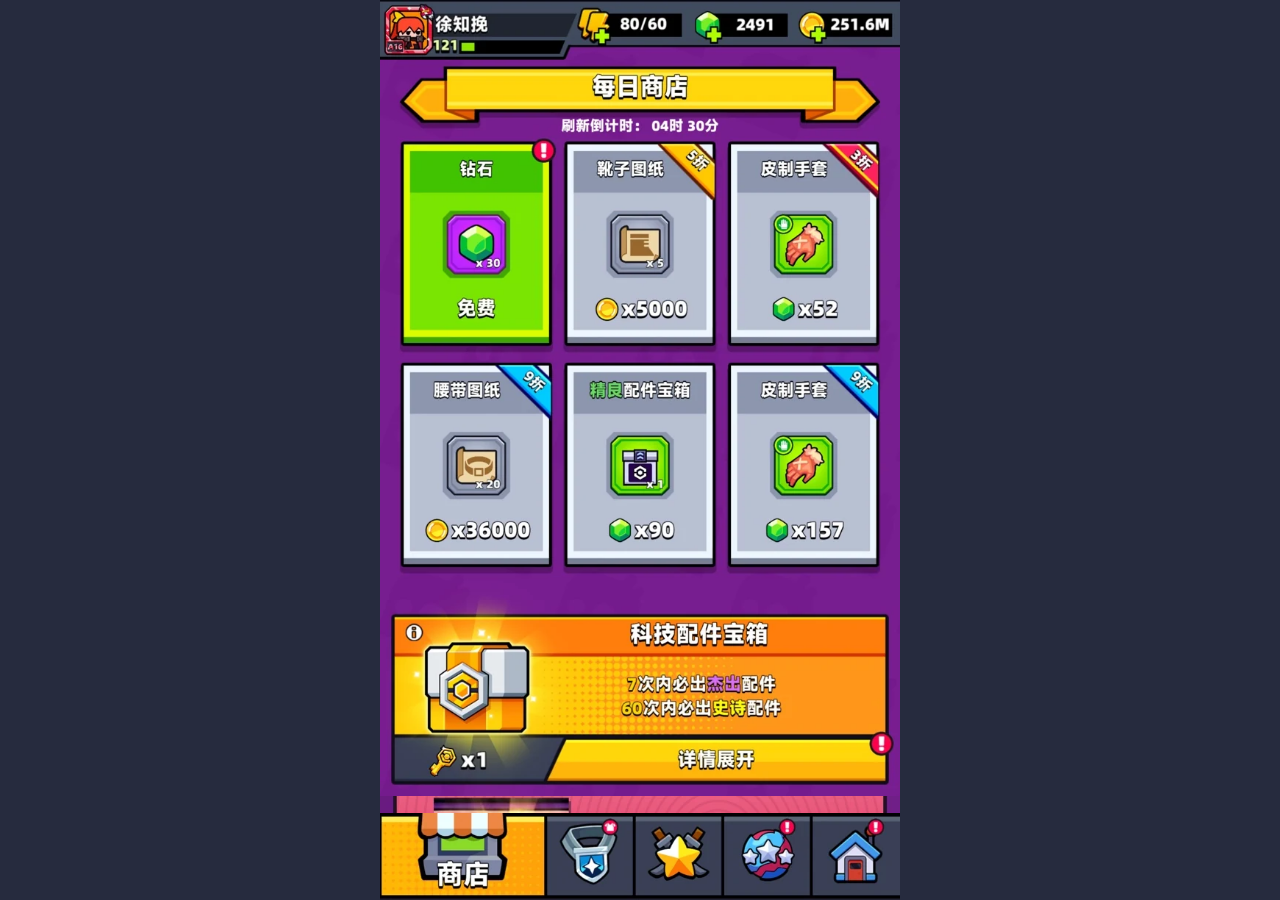
<file: %E5%95%86%E5%BA%97_%E5%8E%9F%E8%A7%86%E9%A2%91%E7%B4%A0%E6%9D%90%E5%A4%8D%E5%88%BB_%E5%8F%AF%E6%BB%9A%E5%8A%A8HTML.html>
<!doctype html><html lang="zh-CN"><head><meta charset="utf-8"><meta name="viewport" content="width=device-width,initial-scale=1,viewport-fit=cover"><title>商店 · 参考视频精细复刻</title>
<style>
*{box-sizing:border-box}html,body{margin:0;height:100%;background:#262b3e;font-family:system-ui,sans-serif}
#app{height:100dvh;max-width:520px;margin:auto;display:flex;flex-direction:column;background:#731485;overflow:hidden}
.slice{position:relative;line-height:0;width:100%;flex:none}.slice img{width:100%;height:auto;display:block;user-select:none;-webkit-user-drag:none}
#scroller{flex:1;min-height:0;overflow-y:auto;overscroll-behavior:contain;scrollbar-width:none}
#scroller::-webkit-scrollbar{display:none}
#header,#footer{flex:none;z-index:4;background:#25283a}
.tap{position:absolute;border:0;background:transparent;cursor:pointer;padding:0;touch-action:manipulation}
.tap:active{background:#fff4}
.details{display:none;background:#343a52;color:white;text-align:center;border:4px solid #21152d;padding:14px;font-weight:900;line-height:1.5}
.details.open{display:block}.actions{display:flex;gap:12px;margin-top:12px}
.actions button,.confirm{flex:1;background:linear-gradient(#fff16b,#ffb100);border:3px solid #25142c;border-radius:4px;padding:12px 5px;font-weight:900;color:#fff;text-shadow:1px 2px #583d22;font-size:16px}
.actions button:last-child{background:linear-gradient(#adff51,#55c600)}
#modal{display:none;position:fixed;inset:0;background:#0d0925bc;z-index:8;align-items:center;justify-content:center;padding:20px}
#modal.show{display:flex}#panel{max-width:380px;width:100%;background:#394159;border:4px solid #21172c;color:#fff;text-align:center;padding:16px;font-weight:800;border-radius:7px}
#panel h2{margin:0 0 12px;color:#ffda37}#panel p{line-height:1.6}
#close{background:#ffcc32;border:2px solid #29152d;border-radius:5px;padding:10px 30px;font-weight:900}
</style></head><body><div id="app"><header id="header"><section class="slice hud" data-part="hud"><img src="[data-uri]" alt="hud" width="707" height="81"></section></header><main id="scroller"><section class="slice daily" data-part="daily"><img src="[data-uri]" alt="daily" width="707" height="735"></section><section class="slice tech" data-part="tech"><img src="[data-uri]" alt="tech" width="707" height="266"></section><div class="details" id="detail-tech">7次内必出杰出配件 · 60次内必出史诗配件<div class="actions"><button data-open="tech">开启一次</button><button data-open="tech">开启十次</button></div></div><section class="slice collection" data-part="collection"><img src="[data-uri]" alt="collection" width="707" height="251"></section><div class="details" id="detail-collection">8次内必出杰出收藏品 · 31次内必出史诗收藏品<div class="actions"><button data-open="collection">开启一次</button><button data-open="collection">开启十次</button></div></div><section class="slice sgear" data-part="sgear"><img src="[data-uri]" alt="sgear" width="707" height="254"></section><div class="details" id="detail-sgear">6次内必出杰出装备 · 17次内必出S级杰出装备<div class="actions"><button data-open="sgear">开启一次</button><button data-open="sgear">开启十次</button></div></div><section class="slice supply" data-part="supply"><img src="[data-uri]" alt="supply" width="707" height="580"></section><section class="slice gems" data-part="gems"><img src="[data-uri]" alt="gems" width="707" height="920"></section><section class="slice coins" data-part="coins"><img src="[data-uri]" alt="coins" width="707" height="500"></section></main><footer id="footer"><section class="slice nav" data-part="nav"><img src="[data-uri]" alt="nav" width="707" height="118"></section></footer></div><div id="modal"><div id="panel"><h2 id="m-title"></h2><p id="m-text"></p><button id="close">返回</button></div></div><script>
const scroller=document.querySelector('#scroller');
function tap(part,x,y,w,h,label,fn){
 const el=document.querySelector('.slice.'+part);const b=document.createElement('button');
 b.className='tap';b.setAttribute('aria-label',label);
 const dim={daily:735,tech:266,collection:251,sgear:254,supply:580,gems:920,coins:500,nav:118}[part];
 Object.assign(b.style,{left:x/707*100+'%',top:y/dim*100+'%',width:w/707*100+'%',height:h/dim*100+'%'});
 b.onclick=fn;el.append(b);
}
function modal(title,msg){document.querySelector('#m-title').textContent=title;document.querySelector('#m-text').textContent=msg;document.querySelector('#modal').classList.add('show')}
document.querySelector('#close').onclick=()=>document.querySelector('#modal').classList.remove('show');
const products=['钻石 ×30','鞋子图纸 ×5','皮制手套','腰带图纸 ×20','精良配件宝箱','皮制手套'];
products.forEach((name,i)=>tap('daily', [30,250,475][i%3], 110+Math.floor(i/3)*300,210,270,name,()=>modal(name,'商品预览：此独立视觉样板不修改正式游戏资产。')));
['tech','collection','sgear'].forEach(k=>{
 tap(k,215,165,475,100,'详情展开',()=>document.querySelector('#detail-'+k).classList.toggle('open'));
});
document.querySelectorAll('[data-open]').forEach(b=>b.onclick=()=>modal('宝箱','视觉复刻样板尚未接入正式游戏抽奖逻辑。'));
tap('nav',0,0,160,118,'商店',()=>scroller.scrollTo({top:0,behavior:'smooth'}));
</script></body></html>
</file>
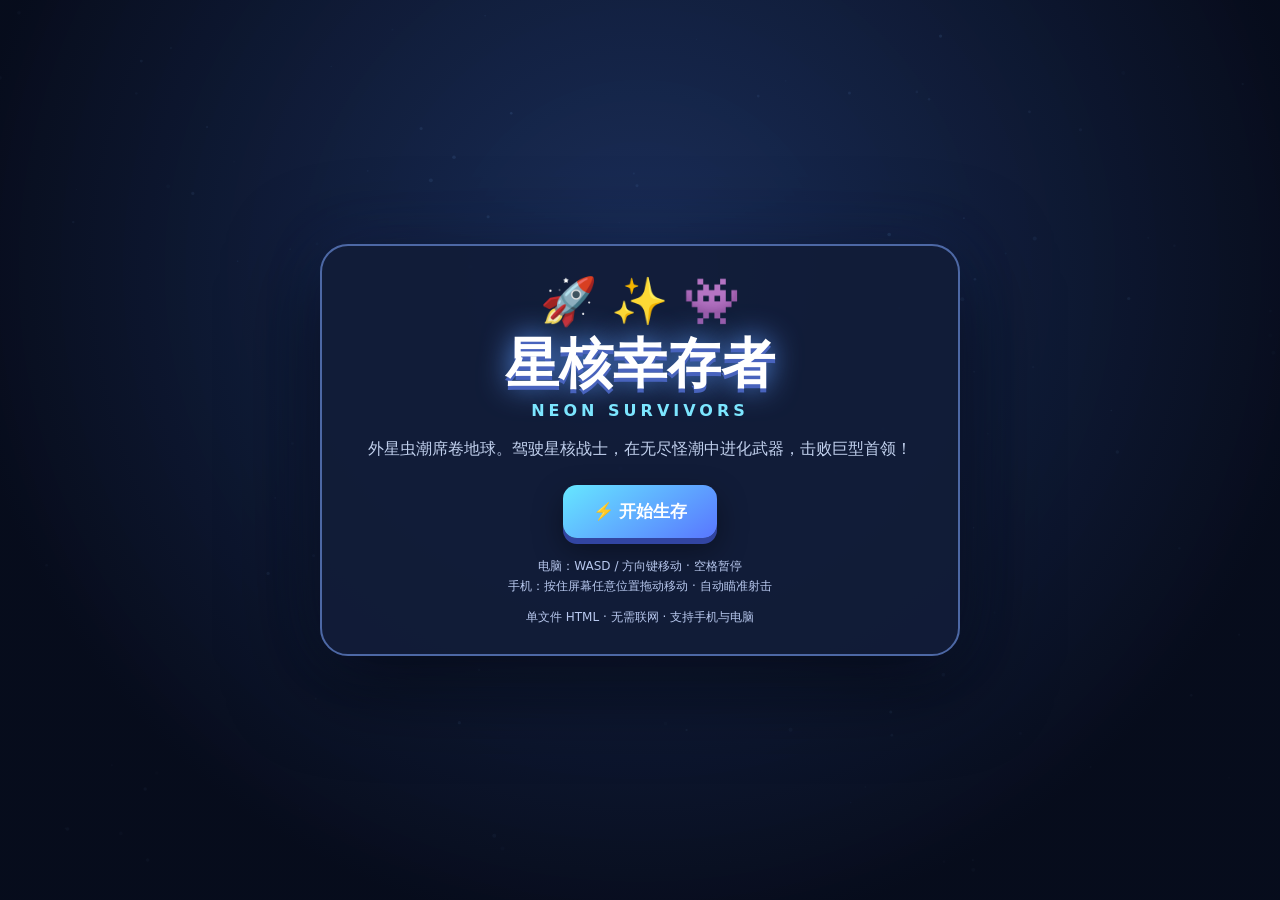
<file: neon_survivors.html>
<!doctype html><html lang="zh-CN"><head><meta charset="utf-8"><meta name="viewport" content="width=device-width,initial-scale=1,maximum-scale=1,user-scalable=no"><title>星核幸存者 · NEON SURVIVORS</title><style>*{box-sizing:border-box}html,body{margin:0;overflow:hidden;background:#080e20;color:white;font-family:system-ui,-apple-system,'PingFang SC',sans-serif;touch-action:none}canvas{display:block;width:100vw;height:100dvh}#hud{position:fixed;top:14px;left:16px;right:16px;display:none;pointer-events:none;text-shadow:0 2px 5px #000}#top{display:flex;justify-content:space-between;align-items:start;gap:12px}.stat{font-weight:900;font-size:15px}.small{font-size:12px;color:#b8c8ee}.bar{height:12px;background:#26314d;border:2px solid #60719b;border-radius:30px;overflow:hidden;width:min(280px,45vw);margin-top:5px}.fill{height:100%;background:linear-gradient(90deg,#ff487c,#ff9a73);width:100%}#xp{position:fixed;bottom:0;height:7px;background:#28344e;width:100%;display:none}#xpfill{height:100%;width:0;background:linear-gradient(90deg,#4ce4ff,#8e72ff)}#screen{position:fixed;inset:0;display:flex;align-items:center;justify-content:center;background:radial-gradient(ellipse at 50% 30%,#233d73aa,#070c1beb 75%);padding:20px}#panel{width:min(640px,100%);text-align:center;background:#121d39ed;border:2px solid #4d68a5;border-radius:28px;padding:28px 22px;box-shadow:0 20px 90px #000b,0 0 60px #3566ff22}h1{font-size:clamp(30px,7vw,54px);margin:0;color:#fff;text-shadow:0 4px #4863bd,0 0 30px #5f9dff}h2{margin:6px 0 14px}p{color:#c1d0ed;line-height:1.65}button{border:0;border-radius:14px;background:linear-gradient(145deg,#66e7ff,#5976ff);color:#fff;padding:15px 30px;font-weight:900;font-size:17px;cursor:pointer;box-shadow:0 6px #3245a2,0 12px 30px #0006;margin:7px}button:active{transform:translateY(4px);box-shadow:0 2px #3245a2}.cards{display:grid;grid-template-columns:repeat(3,1fr);gap:10px;margin:20px 0}.card{border:2px solid #5277b7;background:linear-gradient(#263e69,#1a2747);border-radius:17px;padding:18px 10px;cursor:pointer;min-height:160px;transition:transform .15s,border-color .15s}.card:hover{transform:translateY(-6px);border-color:#69eaff}.card b{display:block;margin:8px 0}.card span{font-size:12px;color:#c5d4f6}.emoji{font-size:35px}.hidden{display:none!important}#pause{position:fixed;right:14px;top:66px;font-size:14px;padding:8px 12px;display:none;pointer-events:auto}#toast{position:fixed;top:24%;width:100%;text-align:center;font-size:28px;font-weight:900;color:#fff;text-shadow:0 3px #3b60bb,0 0 20px #4ce4ff;pointer-events:none;opacity:0;transition:opacity .25s}#joystick{position:fixed;bottom:38px;left:35px;width:120px;height:120px;border-radius:50%;border:3px solid #a4d9ff55;background:#5577c233;display:none;pointer-events:none}#nub{position:absolute;left:39px;top:39px;width:38px;height:38px;border-radius:50%;background:#82ddff99;border:2px solid #d1f8ff}@media(max-width:550px){.cards{grid-template-columns:1fr}.card{min-height:78px;display:flex;align-items:center;gap:12px;text-align:left;padding:10px}.card b{margin:0}.emoji{font-size:28px}#panel{padding:20px 14px}}</style></head><body><canvas id="game"></canvas><div id="hud"><div id="top"><div><div class="stat">❤️ <span id="hptext">100 / 100</span></div><div class="bar"><div id="hpfill" class="fill"></div></div><div class="small" id="level">等级 1 · 星核战士</div></div><div style="text-align:right"><div class="stat" id="clock">00:00</div><div class="small" id="kills">击败 0 · 波次 1</div></div></div></div><div id="xp"><div id="xpfill"></div></div><button id="pause">Ⅱ 暂停</button><div id="toast"></div><div id="joystick"><div id="nub"></div></div><div id="screen"><div id="panel"></div></div><script>
(()=>{'use strict';const c=document.getElementById('game'),ctx=c.getContext('2d'),$=id=>document.getElementById(id);let W,H,DPR,mode='menu',last=0,time=0,spawn=0,bossTime=0,shake=0,flash=0,kills=0,level=1,xp=0,xpNeed=12,score=0,player,enemies=[],bullets=[],particles=[],gems=[],texts=[],effects=[],obstacles=[],stars=[],keys={},pointer=null,joy={x:0,y:0},touchDevice=('ontouchstart'in window),upgrades={},weaponTimer=0,orbitTimer=0,lightningTimer=0,regenTimer=0,chosen=[];const TAU=Math.PI*2,rand=(a,b)=>a+Math.random()*(b-a),clamp=(v,a,b)=>Math.max(a,Math.min(b,v)),dist=(a,b)=>Math.hypot(a.x-b.x,a.y-b.y);function resize(){DPR=Math.min(devicePixelRatio||1,2);W=innerWidth;H=innerHeight;c.width=W*DPR;c.height=H*DPR;ctx.setTransform(DPR,0,0,DPR,0,0);stars=Array.from({length:110},()=>({x:rand(0,W),y:rand(0,H),r:rand(.5,2),a:rand(.1,.5)}))}addEventListener('resize',resize);resize();function panel(html){$('panel').innerHTML=html;$('screen').classList.remove('hidden')}function hidePanel(){$('screen').classList.add('hidden')}function showMenu(){mode='menu';$('hud').style.display='none';$('xp').style.display='none';$('pause').style.display='none';panel('<div style="font-size:46px">🚀 ✨ 👾</div><h1>星核幸存者</h1><div style="letter-spacing:4px;color:#7ce6ff;font-weight:800">NEON SURVIVORS</div><p>外星虫潮席卷地球。驾驶星核战士，在无尽怪潮中进化武器，击败巨型首领！</p><button id="start">⚡ 开始生存</button><p class="small">电脑：WASD / 方向键移动 · 空格暂停<br>手机：按住屏幕任意位置拖动移动 · 自动瞄准射击</p><div class="small">单文件 HTML · 无需联网 · 支持手机与电脑</div>');$('start').onclick=startGame}function startGame(){mode='playing';time=0;spawn=0;bossTime=0;shake=0;flash=0;kills=0;level=1;xp=0;xpNeed=12;score=0;upgrades={damage:0,rate:0,multi:0,speed:0,magnet:0,shield:0,orbit:0,lightning:0,regen:0,pierce:0,crit:0,blast:0};weaponTimer=0;orbitTimer=0;lightningTimer=0;regenTimer=0;player={x:0,y:0,r:17,hp:100,maxHp:100,speed:225,inv:0,angle:0};enemies=[];bullets=[];particles=[];gems=[];texts=[];effects=[];obstacles=[];chosen=[];for(let i=0;i<45;i++){let x=rand(-1500,1500),y=rand(-1500,1500);if(Math.hypot(x,y)>180)obstacles.push({x,y,r:rand(16,36),type:Math.random()<.5?0:1})}hidePanel();$('hud').style.display='block';$('xp').style.display='block';$('pause').style.display='block';if(touchDevice)$('joystick').style.display='block';updateHud();last=performance.now()}const options=[['🔥','超载弹头','子弹伤害 +30%','damage'],['⚡','极速扳机','射击间隔 -17%','rate'],['🎯','分裂弹幕','每次额外发射 1 枚子弹','multi'],['👟','疾风引擎','移动速度 +13%','speed'],['🧲','引力核心','经验拾取范围 +45%','magnet'],['🛡️','能量护盾','最大生命 +25，立即恢复 25','shield'],['🌀','星环利刃','环绕自身的能量刃','orbit'],['🌩️','雷霆链锁','周期性电击附近敌人','lightning'],['💚','自愈纳米体','每秒恢复少量生命','regen'],['🔱','穿透弹','子弹穿透 +1 个敌人','pierce'],['💥','暴击模块','提升暴击概率','crit'],['☄️','爆裂弹芯','子弹命中产生范围爆炸','blast']];function levelUp(){mode='level';const pool=options.filter(o=>!(o[3]==='multi'&&upgrades.multi>=4)&&!(o[3]==='orbit'&&upgrades.orbit>=4));let opts=[...pool].sort(()=>Math.random()-.5).slice(0,3);panel(`<div style="font-size:36px">✨</div><h2>升级！LEVEL ${level}</h2><p>选择一项强化，打造你的战斗流派</p><div class="cards">${opts.map((o,i)=>`<div class="card" data-i="${i}"><div class="emoji">${o[0]}</div><div><b>${o[1]}</b><span>${o[2]}<br>当前等级 ${upgrades[o[3]]||0}</span></div></div>`).join('')}</div>`);document.querySelectorAll('.card').forEach(el=>el.onclick=()=>{let o=opts[+el.dataset.i];upgrades[o[3]]++;if(o[3]==='shield'){player.maxHp+=25;player.hp=Math.min(player.maxHp,player.hp+25)}if(o[3]==='speed')player.speed*=1.13;mode='playing';hidePanel();toast(o[0]+' '+o[1]);updateHud()})}function toast(s){let el=$('toast');el.textContent=s;el.style.opacity=1;clearTimeout(toast.t);toast.t=setTimeout(()=>el.style.opacity=0,1100)}function updateHud(){$('hptext').textContent=`${Math.ceil(player.hp)} / ${player.maxHp}`;$('hpfill').style.width=clamp(player.hp/player.maxHp*100,0,100)+'%';$('xpfill').style.width=clamp(xp/xpNeed*100,0,100)+'%';$('level').textContent=`等级 ${level} · 星核战士`;$('clock').textContent=`${String(Math.floor(time/60)).padStart(2,'0')}:${String(Math.floor(time%60)).padStart(2,'0')}`;$('kills').textContent=`击败 ${kills} · 波次 ${Math.floor(time/30)+1}`}function spawnEnemy(boss=false){let a=rand(0,TAU),radius=Math.max(W,H)*.7+120,x=player.x+Math.cos(a)*radius,y=player.y+Math.sin(a)*radius;let roll=Math.random(),type=boss?'boss':roll<.18?'fast':roll<.35?'tank':'normal',scale=1+time/160;let config={normal:[18,25,85,'#b97aff',9],fast:[12,13,150,'#ffcc57',7],tank:[26,90,53,'#ff729b',16],boss:[58,1200+time*5,42,'#ff5f8c',38]}[type];enemies.push({x,y,type,r:config[0],hp:config[1]*scale,maxHp:config[1]*scale,speed:config[2]*(1+time/550),color:config[3],damage:config[4],phase:rand(0,TAU),hit:0})}function particle(x,y,color,n=8,power=150){for(let i=0;i<n;i++){let a=rand(0,TAU),s=rand(power*.15,power);particles.push({x,y,vx:Math.cos(a)*s,vy:Math.sin(a)*s,life:rand(.25,.7),max:.7,r:rand(2,5),color})}if(particles.length>650)particles.splice(0,particles.length-650)}function floating(x,y,s,color='#fff'){texts.push({x,y,s,color,life:.7})}function damageEnemy(e,d,critical=false){if(e.hp<=0)return;e.hp-=d;e.hit=.12;particle(e.x,e.y,critical?'#fff0a1':e.color,critical?8:3,100);floating(e.x+rand(-10,10),e.y-15,Math.round(d)+(critical?'!':''),critical?'#ffe476':'#e5f7ff');if(e.hp<=0){kills++;score+=e.type==='boss'?500:10;particle(e.x,e.y,e.color,e.type==='boss'?65:14,e.type==='boss'?300:160);shake=Math.max(shake,e.type==='boss'?18:3);let count=e.type==='boss'?32:e.type==='tank'?4:1;for(let i=0;i<count;i++)gems.push({x:e.x+rand(-25,25),y:e.y+rand(-25,25),r:e.type==='boss'?7:5,value:e.type==='boss'?3:1});if(e.type==='boss')toast('🏆 首领已击败！')}}function fire(){if(!enemies.length)return;let targets=enemies.filter(e=>e.hp>0).sort((a,b)=>dist(a,player)-dist(b,player));if(!targets.length)return;let target=targets[0],a=Math.atan2(target.y-player.y,target.x-player.x);player.angle=a;let n=1+upgrades.multi;for(let i=0;i<n;i++){let ang=a+(i-(n-1)/2)*.17;bullets.push({x:player.x+Math.cos(ang)*23,y:player.y+Math.sin(ang)*23,vx:Math.cos(ang)*630,vy:Math.sin(ang)*630,r:6,damage:22*Math.pow(1.3,upgrades.damage),life:1.3,pierce:upgrades.pierce,hit:new Set()})}particle(player.x+Math.cos(a)*24,player.y+Math.sin(a)*24,'#7feaff',4,65)}function boom(x,y,r,d){effects.push({x,y,r:5,max:r,life:.25,color:'#ffb966'});for(let e of enemies)if(e.hp>0&&Math.hypot(e.x-x,e.y-y)<r)damageEnemy(e,d);particle(x,y,'#ffbb68',12,180)}function update(dt){time+=dt;spawn+=dt;weaponTimer-=dt;orbitTimer+=dt;lightningTimer+=dt;regenTimer+=dt;player.inv=Math.max(0,player.inv-dt);let mx=(keys.d||keys.ArrowRight?1:0)-(keys.a||keys.ArrowLeft?1:0)+joy.x,my=(keys.s||keys.ArrowDown?1:0)-(keys.w||keys.ArrowUp?1:0)+joy.y,m=Math.hypot(mx,my);if(m>.1){player.x+=mx/m*player.speed*dt;player.y+=my/m*player.speed*dt}let interval=Math.max(.16,.85-time/500)*Math.pow(.83,upgrades.rate);if(weaponTimer<=0){fire();weaponTimer=interval}let spawnRate=Math.max(.16,1.05-time/260);while(spawn>=spawnRate){spawn-=spawnRate;spawnEnemy();if(time>50&&Math.random()<.2)spawnEnemy()}if(Math.floor(time/65)>bossTime){bossTime=Math.floor(time/65);spawnEnemy(true);toast('⚠️ 巨型首领出现！');shake=14}if(upgrades.orbit&&orbitTimer>.13){orbitTimer=0;for(let e of enemies){if(e.hp<=0)continue;let radius=65+upgrades.orbit*5;for(let i=0;i<upgrades.orbit;i++){let a=time*3+i*TAU/upgrades.orbit,ox=player.x+Math.cos(a)*radius,oy=player.y+Math.sin(a)*radius;if(Math.hypot(e.x-ox,e.y-oy)<e.r+13){damageEnemy(e,9+upgrades.orbit*3);break}}}}if(upgrades.lightning&&lightningTimer>Math.max(.5,2.4-upgrades.lightning*.28)){lightningTimer=0;let targets=enemies.filter(e=>e.hp>0&&dist(e,player)<300).sort((a,b)=>dist(a,player)-dist(b,player)).slice(0,upgrades.lightning+1);let prev=player;for(let e of targets){effects.push({x:prev.x,y:prev.y,x2:e.x,y2:e.y,life:.17,lightning:true});damageEnemy(e,35+upgrades.lightning*16);prev=e}}if(upgrades.regen&&regenTimer>=1){regenTimer=0;player.hp=Math.min(player.maxHp,player.hp+upgrades.regen*.8)}for(let e of enemies){if(e.hp<=0)continue;e.phase+=dt*4;e.hit=Math.max(0,e.hit-dt);let dx=player.x-e.x,dy=player.y-e.y,d=Math.hypot(dx,dy)||1;e.x+=dx/d*e.speed*dt;e.y+=dy/d*e.speed*dt;if(d<player.r+e.r-3&&player.inv<=0){player.hp-=e.damage;player.inv=.65;shake=12;flash=.17;particle(player.x,player.y,'#ff527c',15,190);if(player.hp<=0){player.hp=0;gameOver();break}}}for(let b of bullets){b.x+=b.vx*dt;b.y+=b.vy*dt;b.life-=dt;for(let e of enemies){if(e.hp<=0||b.hit.has(e))continue;if(Math.hypot(b.x-e.x,b.y-e.y)<b.r+e.r){b.hit.add(e);let crit=Math.random()<upgrades.crit*.09;damageEnemy(e,b.damage*(crit?2.2:1),crit);if(upgrades.blast)boom(b.x,b.y,34+upgrades.blast*13,7*upgrades.blast);if(b.pierce--<=0){b.life=0;break}}}}bullets=bullets.filter(b=>b.life>0);enemies=enemies.filter(e=>e.hp>0);for(let g of gems){let dx=player.x-g.x,dy=player.y-g.y,d=Math.hypot(dx,dy)||1,range=90*Math.pow(1.45,upgrades.magnet);if(d<range){g.x+=dx/d*Math.max(220,range*2)*dt;g.y+=dy/d*Math.max(220,range*2)*dt}if(d<player.r+12){g.dead=true;xp+=g.value;particle(g.x,g.y,'#63f4ff',3,60)}}gems=gems.filter(g=>!g.dead);if(xp>=xpNeed){xp-=xpNeed;xpNeed=Math.floor(xpNeed*1.27+5);level++;levelUp()}for(let p of particles){p.x+=p.vx*dt;p.y+=p.vy*dt;p.vx*=Math.max(0,1-3*dt);p.vy*=Math.max(0,1-3*dt);p.life-=dt}particles=particles.filter(p=>p.life>0);for(let t of texts){t.y-=45*dt;t.life-=dt}texts=texts.filter(t=>t.life>0);for(let e of effects)e.life-=dt;effects=effects.filter(e=>e.life>0);shake=Math.max(0,shake-35*dt);flash=Math.max(0,flash-dt);updateHud()}function gameOver(){mode='over';$('pause').style.display='none';$('joystick').style.display='none';panel(`<div style="font-size:55px">💀</div><h1>战斗结束</h1><p>你在虫潮中坚持了 <b>${Math.floor(time/60)}分${Math.floor(time%60)}秒</b></p><div style="display:flex;justify-content:center;gap:28px;margin:20px"><div>🏆<h2>${kills}</h2><span class="small">击败敌人</span></div><div>⭐<h2>${level}</h2><span class="small">最终等级</span></div><div>💎<h2>${score}</h2><span class="small">得分</span></div></div><button id="retry">🔄 再战一次</button><button id="home">主菜单</button>`);$('retry').onclick=startGame;$('home').onclick=showMenu}function draw(){ctx.clearRect(0,0,W,H);ctx.fillStyle='#0b132a';ctx.fillRect(0,0,W,H);if(!player){for(let s of stars){ctx.fillStyle=`rgba(130,190,255,${s.a})`;ctx.beginPath();ctx.arc(s.x,s.y,s.r,0,TAU);ctx.fill()}requestAnimationFrame(loop);return}ctx.save();ctx.translate(W/2-player.x+(shake?rand(-shake,shake):0),H/2-player.y+(shake?rand(-shake,shake):0));let left=player.x-W/2-80,top=player.y-H/2-80;ctx.strokeStyle='#24375b';ctx.lineWidth=1;ctx.beginPath();for(let x=Math.floor(left/64)*64;x<left+W+160;x+=64){ctx.moveTo(x,top);ctx.lineTo(x,top+H+160)}for(let y=Math.floor(top/64)*64;y<top+H+160;y+=64){ctx.moveTo(left,y);ctx.lineTo(left+W+160,y)}ctx.stroke();for(let o of obstacles){if(Math.abs(o.x-player.x)>W||Math.abs(o.y-player.y)>H)continue;ctx.save();ctx.translate(o.x,o.y);ctx.rotate(o.x);ctx.fillStyle=o.type?'#294a66':'#304165';ctx.strokeStyle=o.type?'#4c9bba':'#617ba8';ctx.lineWidth=3;ctx.beginPath();for(let i=0;i<6;i++){let a=i*TAU/6,r=o.r*(i%2?.82:1);i?ctx.lineTo(Math.cos(a)*r,Math.sin(a)*r):ctx.moveTo(Math.cos(a)*r,Math.sin(a)*r)}ctx.closePath();ctx.fill();ctx.stroke();ctx.restore()}for(let g of gems){ctx.save();ctx.translate(g.x,g.y);ctx.rotate(time*2);ctx.shadowColor='#52f5ff';ctx.shadowBlur=14;ctx.fillStyle='#5cf4f9';ctx.beginPath();ctx.moveTo(0,-g.r*1.6);ctx.lineTo(g.r,0);ctx.lineTo(0,g.r*1.6);ctx.lineTo(-g.r,0);ctx.closePath();ctx.fill();ctx.restore()}for(let e of enemies){ctx.save();ctx.translate(e.x,e.y+Math.sin(e.phase)*2);ctx.shadowColor=e.color;ctx.shadowBlur=e.type==='boss'?25:9;ctx.fillStyle=e.hit?'#fff':e.color;ctx.strokeStyle='#1c2445';ctx.lineWidth=4;ctx.beginPath();if(e.type==='fast'){ctx.moveTo(e.r,0);ctx.lineTo(-e.r,-e.r*.8);ctx.lineTo(-e.r,e.r*.8)}else{ctx.ellipse(0,0,e.r,e.r*.9,0,0,TAU)}ctx.closePath();ctx.fill();ctx.stroke();ctx.shadowBlur=0;ctx.fillStyle='#fff';let eye=e.r*.32;ctx.beginPath();ctx.arc(-eye,-3,e.r*.16,0,TAU);ctx.arc(eye,-3,e.r*.16,0,TAU);ctx.fill();ctx.fillStyle='#152344';ctx.beginPath();ctx.arc(-eye+2,-3,e.r*.08,0,TAU);ctx.arc(eye+2,-3,e.r*.08,0,TAU);ctx.fill();if(e.hp<e.maxHp||e.type==='boss'){ctx.fillStyle='#16243a';ctx.fillRect(-e.r,-e.r-13,e.r*2,5);ctx.fillStyle='#ff6484';ctx.fillRect(-e.r,-e.r-13,e.r*2*Math.max(0,e.hp/e.maxHp),5)}ctx.restore()}for(let b of bullets){ctx.save();ctx.shadowColor='#6cf2ff';ctx.shadowBlur=22;ctx.fillStyle='#c4ffff';ctx.beginPath();ctx.arc(b.x,b.y,b.r,0,TAU);ctx.fill();ctx.restore()}for(let e of effects){if(e.lightning){ctx.strokeStyle='#b3faff';ctx.shadowColor='#66dfff';ctx.shadowBlur=22;ctx.lineWidth=4;ctx.beginPath();ctx.moveTo(e.x,e.y);let mx=(e.x+e.x2)/2+rand(-18,18),my=(e.y+e.y2)/2+rand(-18,18);ctx.lineTo(mx,my);ctx.lineTo(e.x2,e.y2);ctx.stroke();ctx.shadowBlur=0}else{ctx.strokeStyle=`rgba(255,188,99,${e.life*4})`;ctx.lineWidth=6;ctx.beginPath();ctx.arc(e.x,e.y,e.max*(1-e.life/.25),0,TAU);ctx.stroke()}}if(upgrades.orbit)for(let i=0;i<upgrades.orbit;i++){let a=time*3+i*TAU/upgrades.orbit,r=65+upgrades.orbit*5;ctx.save();ctx.translate(player.x+Math.cos(a)*r,player.y+Math.sin(a)*r);ctx.rotate(a+time*4);ctx.shadowColor='#79baff';ctx.shadowBlur=20;ctx.fillStyle='#9beeff';ctx.beginPath();ctx.moveTo(0,-17);ctx.lineTo(13,0);ctx.lineTo(0,17);ctx.lineTo(-13,0);ctx.closePath();ctx.fill();ctx.restore()}ctx.save();ctx.translate(player.x,player.y);if(player.inv>0&&Math.floor(time*20)%2===0)ctx.globalAlpha=.45;ctx.shadowColor='#61caff';ctx.shadowBlur=24;ctx.fillStyle='#4ddaff';ctx.strokeStyle='#17315e';ctx.lineWidth=5;ctx.beginPath();ctx.arc(0,0,player.r,0,TAU);ctx.fill();ctx.stroke();ctx.rotate(player.angle);ctx.fillStyle='#f2f9ff';ctx.fillRect(9,-6,23,12);ctx.fillStyle='#203b76';ctx.fillRect(17,-4,11,8);ctx.rotate(-player.angle);ctx.fillStyle='#fff';ctx.beginPath();ctx.arc(-5,-4,3,0,TAU);ctx.arc(5,-4,3,0,TAU);ctx.fill();ctx.restore();for(let p of particles){ctx.globalAlpha=clamp(p.life/p.max,0,1);ctx.fillStyle=p.color;ctx.beginPath();ctx.arc(p.x,p.y,p.r,0,TAU);ctx.fill()}ctx.globalAlpha=1;for(let t of texts){ctx.globalAlpha=t.life/.7;ctx.font='bold 17px system-ui';ctx.textAlign='center';ctx.fillStyle=t.color;ctx.fillText(t.s,t.x,t.y)}ctx.globalAlpha=1;ctx.restore();if(flash){ctx.fillStyle=`rgba(255,45,85,${flash*.6})`;ctx.fillRect(0,0,W,H)}requestAnimationFrame(loop)}function loop(now){let dt=Math.min((now-last)/1000||0,.033);last=now;if(mode==='playing')update(dt);draw()}addEventListener('keydown',e=>{keys[e.key]=true;keys[e.key.toLowerCase()]=true;if(['ArrowUp','ArrowDown','ArrowLeft','ArrowRight',' '].includes(e.key))e.preventDefault();if(e.key===' '||e.key==='Escape')togglePause()});addEventListener('keyup',e=>{keys[e.key]=false;keys[e.key.toLowerCase()]=false});function togglePause(){if(mode==='playing'){mode='paused';panel('<div style="font-size:45px">⏸️</div><h1>游戏暂停</h1><p>准备好继续抵抗虫潮了吗？</p><button id="resume">继续战斗</button><button id="quit">返回主菜单</button>');$('resume').onclick=()=>{mode='playing';hidePanel()};$('quit').onclick=showMenu}else if(mode==='paused'){mode='playing';hidePanel()}}$('pause').onclick=togglePause;function touchMove(e){if(!pointer)return;let t=[...e.touches].find(t=>t.identifier===pointer.id);if(!t)return;let dx=t.clientX-pointer.x,dy=t.clientY-pointer.y,d=Math.hypot(dx,dy),m=Math.min(d,43);joy.x=d?dx/d*Math.min(1,d/30):0;joy.y=d?dy/d*Math.min(1,d/30):0;$('joystick').style.left=(pointer.x-60)+'px';$('joystick').style.top=(pointer.y-60)+'px';$('joystick').style.bottom='auto';$('nub').style.transform=`translate(${d?dx/d*m:0}px,${d?dy/d*m:0}px)`}c.addEventListener('touchstart',e=>{if(mode!=='playing'||pointer)return;let t=e.changedTouches[0];pointer={id:t.identifier,x:t.clientX,y:t.clientY};touchMove(e)},{passive:false});c.addEventListener('touchmove',e=>{e.preventDefault();touchMove(e)},{passive:false});function endTouch(e){if(!pointer)return;if([...e.changedTouches].some(t=>t.identifier===pointer.id)){pointer=null;joy.x=joy.y=0;$('nub').style.transform='translate(0,0)'}}c.addEventListener('touchend',endTouch);c.addEventListener('touchcancel',endTouch);showMenu();requestAnimationFrame(loop)})();
</script></body></html>
</file>
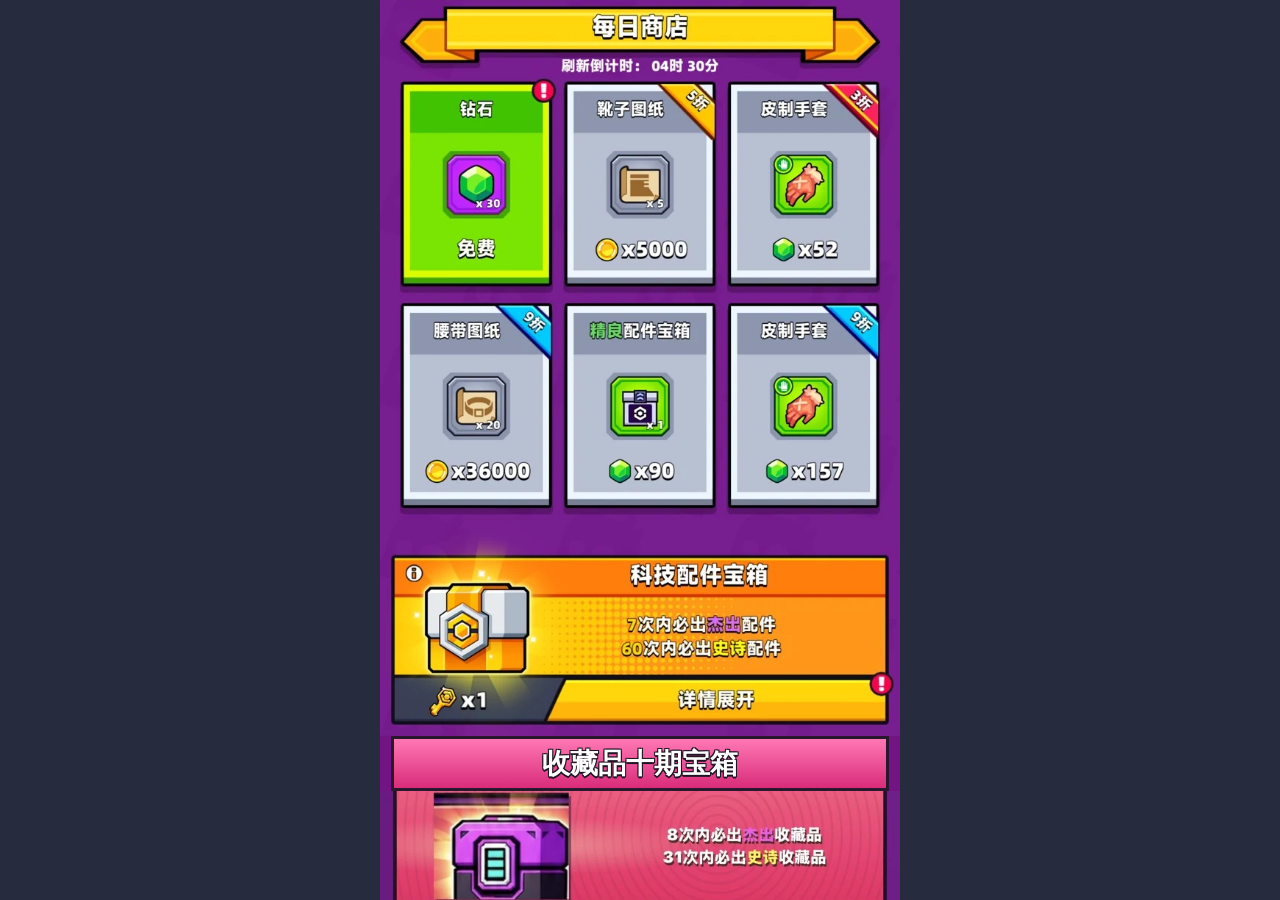
<file: shop-hd-art.html>
<!doctype html><html lang="zh-CN"><head><meta charset="utf-8"><meta name="viewport" content="width=device-width,initial-scale=1,viewport-fit=cover"><title>商店 · 参考视频精细复刻</title>
<style>
*{box-sizing:border-box}html,body{margin:0;height:100%;background:#262b3e;font-family:system-ui,sans-serif}
#app{height:100dvh;max-width:520px;margin:auto;display:flex;flex-direction:column;background:#731485;overflow:hidden}
.slice{position:relative;line-height:0;width:100%;flex:none}.slice img{width:100%;height:auto;display:block;user-select:none;-webkit-user-drag:none}
#scroller{flex:1;min-height:0;overflow-y:auto;overscroll-behavior:contain;scrollbar-width:none}
#scroller::-webkit-scrollbar{display:none}
#header,#footer{display:none!important}#scroller{flex:1!important}
.tap{position:absolute;border:0;background:transparent;cursor:pointer;padding:0;touch-action:manipulation}
.tap:active{background:#fff4}
.details{display:none;background:#343a52;color:white;text-align:center;border:4px solid #21152d;padding:14px;font-weight:900;line-height:1.5}
.details.open{display:block}.actions{display:flex;gap:12px;margin-top:12px}
.actions button,.confirm{flex:1;background:linear-gradient(#fff16b,#ffb100);border:3px solid #25142c;border-radius:4px;padding:12px 5px;font-weight:900;color:#fff;text-shadow:1px 2px #583d22;font-size:16px}
.actions button:last-child{background:linear-gradient(#adff51,#55c600)}
#modal{display:none;position:fixed;inset:0;background:#0d0925bc;z-index:8;align-items:center;justify-content:center;padding:20px}
#modal.show{display:flex}#panel{max-width:380px;width:100%;background:#394159;border:4px solid #21172c;color:#fff;text-align:center;padding:16px;font-weight:800;border-radius:7px}
#panel h2{margin:0 0 12px;color:#ffda37}#panel p{line-height:1.6}
#close{background:#ffcc32;border:2px solid #29152d;border-radius:5px;padding:10px 30px;font-weight:900}

/* V18.19: exact non-overlapping art windows. Chest action bars are part of their own artwork. */
.slice.tech,.slice.collection,.slice.sgear,.slice.supply,.slice.gems,.slice.coins{overflow:hidden}
.slice.tech{aspect-ratio:707 / 266}
.slice.collection{aspect-ratio:707 / 251}
.slice.sgear{aspect-ratio:707 / 229}
.slice.sgear img{position:absolute;left:0;top:0;transform:translateY(-9.84%)}
.slice.supply{aspect-ratio:707 / 530}
.slice.gems{aspect-ratio:707 / 325}
.slice.gems img{position:absolute;left:0;top:0;transform:translateY(-64.67%);height:auto!important}
.slice.coins{aspect-ratio:707 / 470}
.slice.tech::before,.slice.tech::after,.slice.collection::before,.slice.collection::after,.slice.sgear::before,.slice.sgear::after{display:none!important}
.chest-title{margin:0 2.1%;border:3px solid #29182d;text-align:center;color:#fff;font-size:clamp(16px,4.4vw,28px);font-weight:950;line-height:1.25;padding:7px 0;text-shadow:-1px -1px #211525,1px -1px #211525,-1px 1px #211525,1px 1px #211525,0 2px #211525}
.chest-title.collection-title{background:linear-gradient(#ff78b4,#d92c7a)}
.chest-title.sgear-title{background:linear-gradient(#ffc15d,#e79524)}
.slice.tech .tap,.slice.collection .tap,.slice.sgear .tap{display:block!important}
.details{margin:0 2%;border:3px solid #1d1930;background:linear-gradient(180deg,#474a65,#292d44);padding:12px 10px;box-shadow:inset 0 2px #8b8fa4;font-size:clamp(12px,3vw,16px)}
.details.open{display:block}
.details .actions{margin-top:9px}
.details .actions button{font-size:clamp(12px,3.4vw,16px);padding:10px 3px}
.slice.tech img,.slice.collection img,.slice.sgear img{height:auto}

</style></head><body><div id="app"><header id="header"><section class="slice hud" data-part="hud"><img src="[data-uri]" alt="hud" width="707" height="81"></section></header><main id="scroller"><section class="slice daily" data-part="daily"><img src="[data-uri]" alt="daily" width="707" height="735"></section><section class="slice tech" data-part="tech"><img src="[data-uri]" alt="tech" width="707" height="266"></section><div class="details" id="detail-tech" role="region" aria-label="tech宝箱详情">7次内必出杰出配件 · 60次内必出史诗配件<div class="actions"><button type="button" data-open="tech" data-count="1">开启一次</button><button type="button" data-open="tech" data-count="10">开启十次</button></div></div><div class="chest-title collection-title">收藏品十期宝箱</div><section class="slice collection" data-title="收藏品十期宝箱" data-part="collection"><img src="[data-uri]" alt="collection" width="707" height="251"></section><div class="details" id="detail-collection" role="region" aria-label="collection宝箱详情">8次内必出杰出收藏品 · 31次内必出史诗收藏品<div class="actions"><button type="button" data-open="collection" data-count="1">开启一次</button><button type="button" data-open="collection" data-count="10">开启十次</button></div></div><div class="chest-title sgear-title">S级军备</div><section class="slice sgear" data-title="S级军备" data-part="sgear"><img src="[data-uri]" alt="sgear" width="707" height="254"></section><div class="details" id="detail-sgear" role="region" aria-label="sgear宝箱详情">6次内必出杰出装备 · 17次内必出S级杰出装备<div class="actions"><button type="button" data-open="sgear" data-count="1">开启一次</button><button type="button" data-open="sgear" data-count="10">开启十次</button></div></div><section class="slice supply" data-part="supply"><img src="[data-uri]" alt="supply" width="707" height="580"></section><section class="slice gems" data-part="gems"><img src="[data-uri]" alt="gems" width="707" height="920"></section><section class="slice coins" data-part="coins"><img src="[data-uri]" alt="coins" width="707" height="500"></section></main><footer id="footer"><section class="slice nav" data-part="nav"><img src="[data-uri]" alt="nav" width="707" height="118"></section></footer></div><div id="modal"><div id="panel"><h2 id="m-title"></h2><p id="m-text"></p><button id="close">返回</button></div></div><script>
const scroller=document.querySelector('#scroller');
function tap(part,x,y,w,h,label,fn){
 const el=document.querySelector('.slice.'+part);const b=document.createElement('button');
 b.className='tap';b.setAttribute('aria-label',label);
 const dim={daily:735,tech:266,collection:251,sgear:254,supply:580,gems:920,coins:500,nav:118}[part];
 Object.assign(b.style,{left:x/707*100+'%',top:y/dim*100+'%',width:w/707*100+'%',height:h/dim*100+'%'});
 b.onclick=fn;el.append(b);
}
function modal(title,msg){document.querySelector('#m-title').textContent=title;document.querySelector('#m-text').textContent=msg;document.querySelector('#modal').classList.add('show')}
document.querySelector('#close').onclick=()=>document.querySelector('#modal').classList.remove('show');
const products=['钻石 ×30','鞋子图纸 ×5','皮制手套','腰带图纸 ×20','精良配件宝箱','皮制手套'];
products.forEach((name,i)=>tap('daily', [30,250,475][i%3], 110+Math.floor(i/3)*300,210,270,name,()=>window.parent.postMessage({source:'hd-shop',kind:'daily',index:i},'*')));
['tech','collection','sgear'].forEach(k=>{
 const y={tech:143,collection:177,sgear:160};
 tap(k,190,y[k],505,52,'展开'+k+'宝箱详情',()=>{
   const panel=document.querySelector('#detail-'+k);
   const expanded=panel.classList.toggle('open');
   if(expanded)panel.scrollIntoView({behavior:'smooth',block:'nearest'});
 });
});
document.querySelectorAll('[data-open]').forEach(b=>b.onclick=()=>window.parent.postMessage({source:'hd-shop',kind:'chest',type:b.dataset.open,count:Number(b.dataset.count)},'*'));
tap('nav',0,0,160,118,'商店',()=>scroller.scrollTo({top:0,behavior:'smooth'}));
[['armory',160],['battle',320],['challenges',480],['guild',640]].forEach(([tab,x])=>tap('nav',x,0,160,118,tab,()=>window.parent.postMessage({source:'hd-shop',kind:'tab',tab},'*')));
window.addEventListener('message',e=>{if(e.data?.source==='hd-shop-sync'){document.documentElement.dataset.synced='1'}});</script></body></html>
</file>
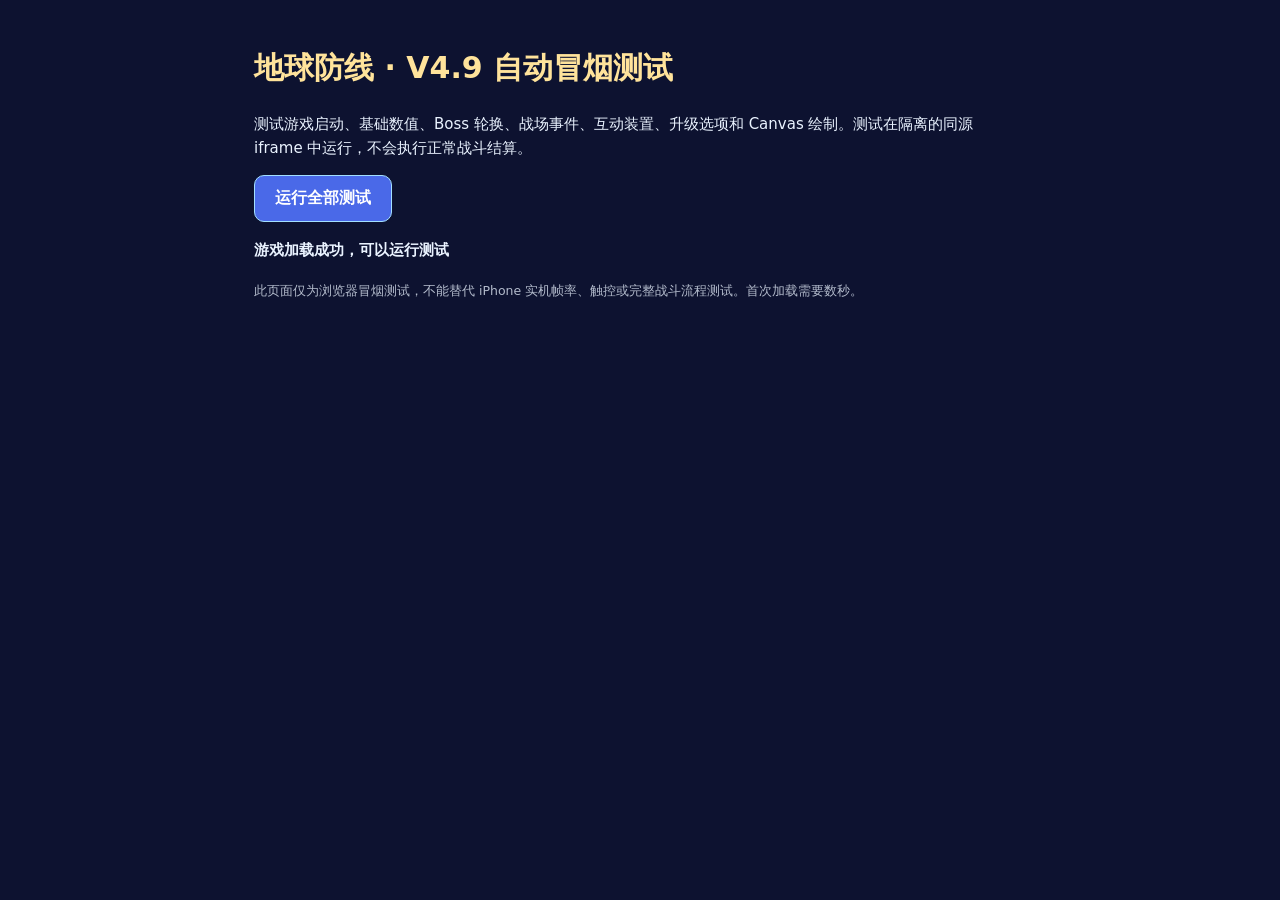
<file: tests/smoke.html>
<!doctype html><html lang="zh-CN"><head><meta charset="utf-8"><meta name="viewport" content="width=device-width,initial-scale=1"><title>地球防线 · 自动冒烟测试</title><style>*{box-sizing:border-box}body{margin:0;background:#0d1230;color:#eaf3ff;font:15px/1.6 system-ui,-apple-system,sans-serif;padding:24px;max-width:820px;margin:auto}h1{color:#ffe39b}button{padding:12px 20px;background:#4a69e8;border:1px solid #a3dfff;border-radius:10px;color:white;font-weight:800;font-size:16px}button:disabled{opacity:.5}#status{margin:16px 0;font-weight:800}.item{padding:9px 12px;border-radius:9px;margin:6px 0;background:#222c52;border-left:4px solid #f66}.item.ok{border-color:#6ef0ab}small{opacity:.75}iframe{position:absolute;left:-10000px;top:0;width:390px;height:844px;border:0;pointer-events:none}</style></head><body><h1>地球防线 · V4.9 自动冒烟测试</h1><p>测试游戏启动、基础数值、Boss 轮换、战场事件、互动装置、升级选项和 Canvas 绘制。测试在隔离的同源 iframe 中运行，不会执行正常战斗结算。</p><button id="run" disabled>正在加载游戏…</button><div id="status" role="status">等待游戏初始化</div><div id="results"></div><p><small>此页面仅为浏览器冒烟测试，不能替代 iPhone 实机帧率、触控或完整战斗流程测试。首次加载需要数秒。</small></p><iframe id="game" src="../?smoke=1" title="测试游戏实例"></iframe><script>const iframe=document.getElementById('game'),btn=document.getElementById('run'),status=document.getElementById('status'),list=document.getElementById('results');let tries=0;const ready=setInterval(()=>{tries++;try{if(iframe.contentWindow.__gameQA){clearInterval(ready);btn.disabled=false;btn.textContent='运行全部测试';status.textContent='游戏加载成功，可以运行测试';return}}catch(e){}if(tries>80){clearInterval(ready);status.textContent='加载超时：请检查游戏页面或浏览器控制台';btn.textContent='重新加载';btn.disabled=false;btn.onclick=()=>location.reload()}},250);btn.addEventListener('click',()=>{btn.disabled=true;list.replaceChildren();try{const report=iframe.contentWindow.__gameQA.run();status.textContent='通过 '+report.passed+' / '+report.total+' 项 · V'+report.version;for(const r of report.results){let el=document.createElement('div');el.className='item'+(r.ok?' ok':'');el.textContent=(r.ok?'✓ ':'✗ ')+r.name+(r.error?' — '+r.error:'');list.appendChild(el)}}catch(e){status.textContent='测试执行异常：'+String(e.message||e)}finally{btn.disabled=false}});</script></body></html>
</file>
